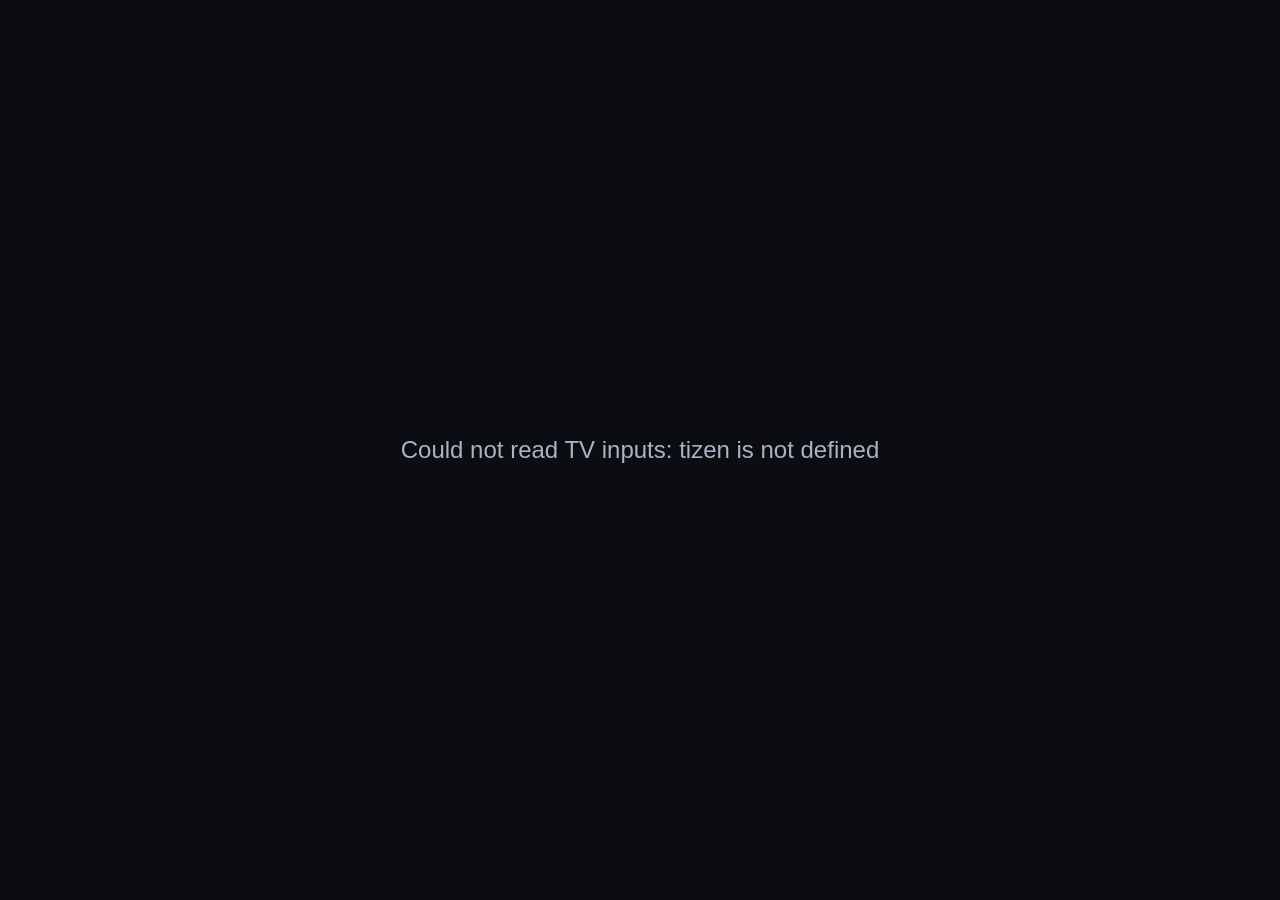
<file: launcher/web-boot/index.html>
<!doctype html>
<html lang="en">
<head>
  <meta charset="utf-8">
  <meta name="viewport" content="width=device-width,initial-scale=1,maximum-scale=1,user-scalable=no">
  <meta name="theme-color" content="#0b0d12">
  <title>Starting HDMI 1</title>
  <link rel="stylesheet" href="style.css">
</head>
<body><main id="status" aria-live="polite">Starting HDMI 1…</main><script src="app.js"></script></body>
</html>
</file>
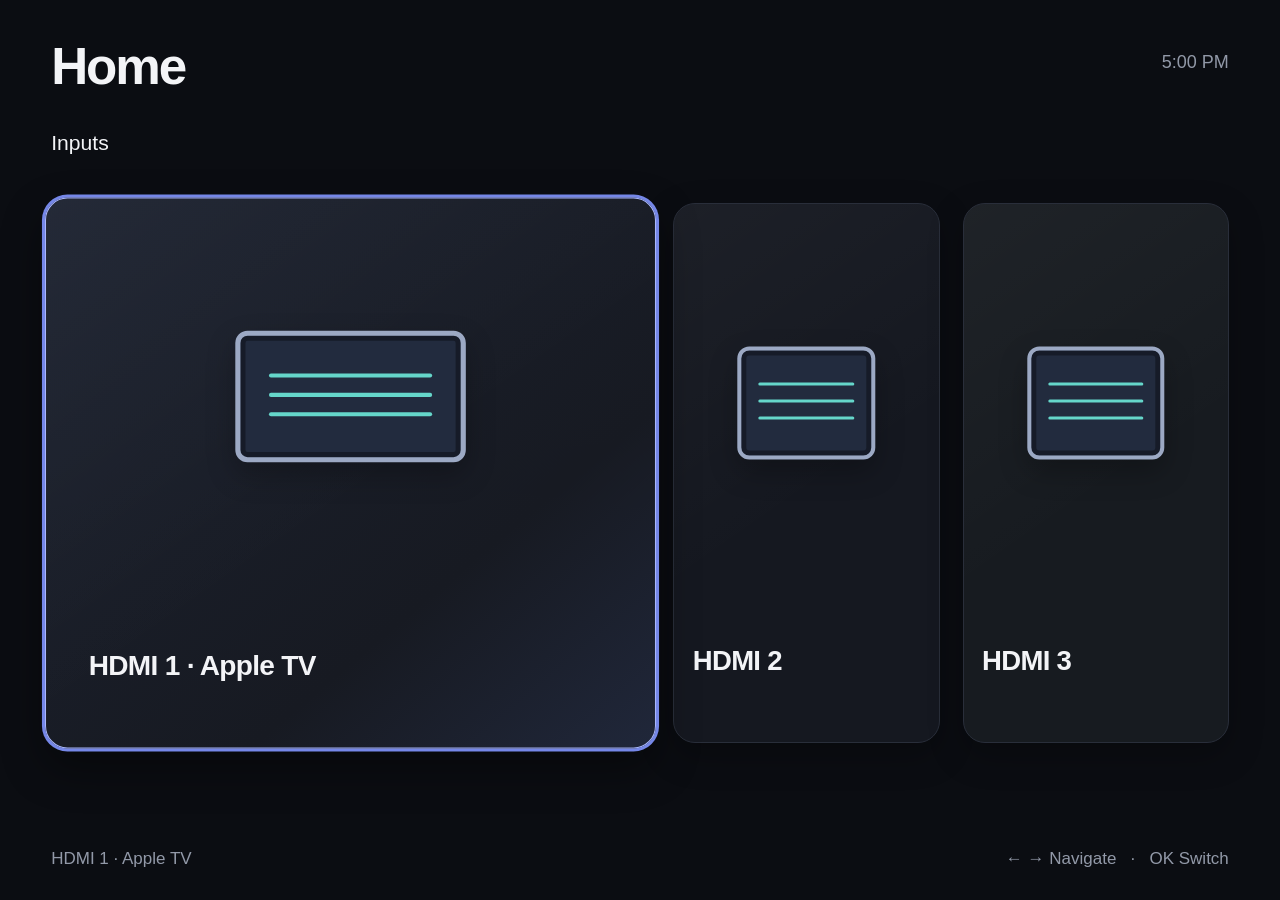
<file: launcher/web-home/index.html>
<!doctype html>
<html lang="en">
<head>
  <meta charset="utf-8">
  <meta name="viewport" content="width=device-width,initial-scale=1,maximum-scale=1,user-scalable=no">
  <meta name="theme-color" content="#0b0d12">
  <title>Quiet Home</title>
  <link rel="stylesheet" href="style.css">
</head>
<body>
  <header class="header">
    <h1>Home</h1>
    <div id="clock" class="clock" aria-label="Time"></div>
  </header>
  <nav class="nav"><span class="active">Inputs</span></nav>
  <main>
    <section class="inputs" aria-label="HDMI inputs">
      <button class="input-card hero focused" data-hdmi="1" aria-label="Switch to HDMI 1">
        <span class="port-art" aria-hidden="true"><i></i></span>
        <span class="card-name" id="hdmi-label-1">HDMI 1</span>
      </button>
      <button class="input-card side" data-hdmi="2" aria-label="Switch to HDMI 2">
        <span class="port-art" aria-hidden="true"><i></i></span>
        <span class="card-name" id="hdmi-label-2">HDMI 2</span>
      </button>
      <button class="input-card side" data-hdmi="3" aria-label="Switch to HDMI 3">
        <span class="port-art" aria-hidden="true"><i></i></span>
        <span class="card-name" id="hdmi-label-3">HDMI 3</span>
      </button>
    </section>
    <footer>
      <span id="status">Choose an input</span>
      <span class="remote-hint">← → Navigate&nbsp;&nbsp; · &nbsp;&nbsp;OK Switch</span>
    </footer>
  </main>
  <script src="input-labels.js"></script>
  <script src="app.js"></script>
</body>
</html>
</file>
<file: launcher/web-boot/style.css>
* { box-sizing: border-box; }
html, body { width: 100%; height: 100%; margin: 0; overflow: hidden; }
body { display: grid; place-items: center; color: #aab2c3; background: #0b0d12; font: 24px "SamsungOne", Arial, sans-serif; }
</file>
<file: launcher/web-home/style.css>
* { box-sizing: border-box; }
html, body { width: 100%; height: 100%; margin: 0; overflow: hidden; }
body {
  color: #f3f4f7;
  background: #0b0d12;
  font-family: "SamsungOne", "Arial", sans-serif;
  padding: 4.5vh 4vw 3.5vh;
  display: flex;
  flex-direction: column;
}
.header {
  height: 10vh;
  min-height: 72px;
  display: flex;
  align-items: flex-start;
  justify-content: space-between;
}
h1 {
  margin: 0;
  font-size: clamp(42px, 4vw, 72px);
  line-height: 1;
  font-weight: 700;
  letter-spacing: -.04em;
}
.clock {
  color: #9198a7;
  font-size: clamp(18px, 1.3vw, 24px);
  padding-top: 1.3vh;
}
.nav {
  height: 8vh;
  min-height: 48px;
  display: flex;
  align-items: flex-start;
  color: #a7adba;
  font-size: clamp(20px, 1.65vw, 30px);
}
.nav .active { color: #f3f4f7; }
main { flex: 1; min-height: 0; display: flex; flex-direction: column; }
.inputs {
  display: grid;
  grid-template-columns: 1.8fr .8fr .8fr;
  gap: 1.8vw;
  height: 60vh;
  max-height: 640px;
  min-height: 320px;
}
.input-card {
  position: relative;
  overflow: hidden;
  border: 1px solid #292e3a;
  border-radius: 22px;
  padding: 0;
  text-align: left;
  color: #f3f4f7;
  background: #171a22;
  cursor: pointer;
  box-shadow: 0 12px 34px rgba(0,0,0,.25);
  transition: transform .14s ease, border-color .14s ease, box-shadow .14s ease;
}
.input-card::before {
  content: "";
  position: absolute;
  inset: 0;
  background: linear-gradient(145deg, rgba(255,255,255,.035), transparent 55%);
  pointer-events: none;
}
.input-card.focused {
  transform: scale(1.02);
  border-color: #aab8ff;
  box-shadow: 0 0 0 3px #7587e8, 0 18px 42px rgba(0,0,0,.42);
  z-index: 2;
}
.hero { background: linear-gradient(140deg, #1c2230, #171a22 68%, #20273a); }
.side { background: #151820; }
.side:nth-child(3) { background: #171b20; }
.card-name {
  position: absolute;
  z-index: 1;
  left: 7%;
  right: 5%;
  bottom: 12%;
  font-size: clamp(25px, 2.15vw, 40px);
  line-height: 1.15;
  font-weight: 650;
  letter-spacing: -.025em;
}
.port-art {
  position: absolute;
  left: 50%;
  top: 36%;
  width: 38%;
  height: 24%;
  min-height: 74px;
  transform: translate(-50%, -50%);
  border: 5px solid #9ca9c4;
  border-radius: 12px;
  background: #222b3e;
  box-shadow: inset 0 0 0 5px rgba(11,13,18,.5), 0 12px 28px rgba(0,0,0,.25);
}
.port-art::before, .port-art::after, .port-art i {
  content: "";
  position: absolute;
  left: 13%;
  right: 13%;
  height: 4px;
  border-radius: 3px;
  background: #65d6ca;
}
.port-art::before { top: 31%; }
.port-art i { top: 47%; }
.port-art::after { top: 63%; }
.side .port-art { width: 52%; height: 21%; top: 37%; border-width: 4px; }
.side .port-art::before, .side .port-art::after, .side .port-art i { height: 3px; }
footer {
  margin-top: auto;
  height: 8vh;
  display: flex;
  align-items: flex-end;
  justify-content: space-between;
  color: #9299a8;
  font-size: clamp(17px, 1.2vw, 23px);
}
.remote-hint { text-align: right; }
#status.error { color: #ff7f89; }
@media (max-aspect-ratio: 4/3) {
  .inputs { grid-template-columns: 1fr 1fr; height: 66vh; }
  .hero { grid-column: 1 / span 2; }
  .side { min-height: 180px; }
}
</file>
